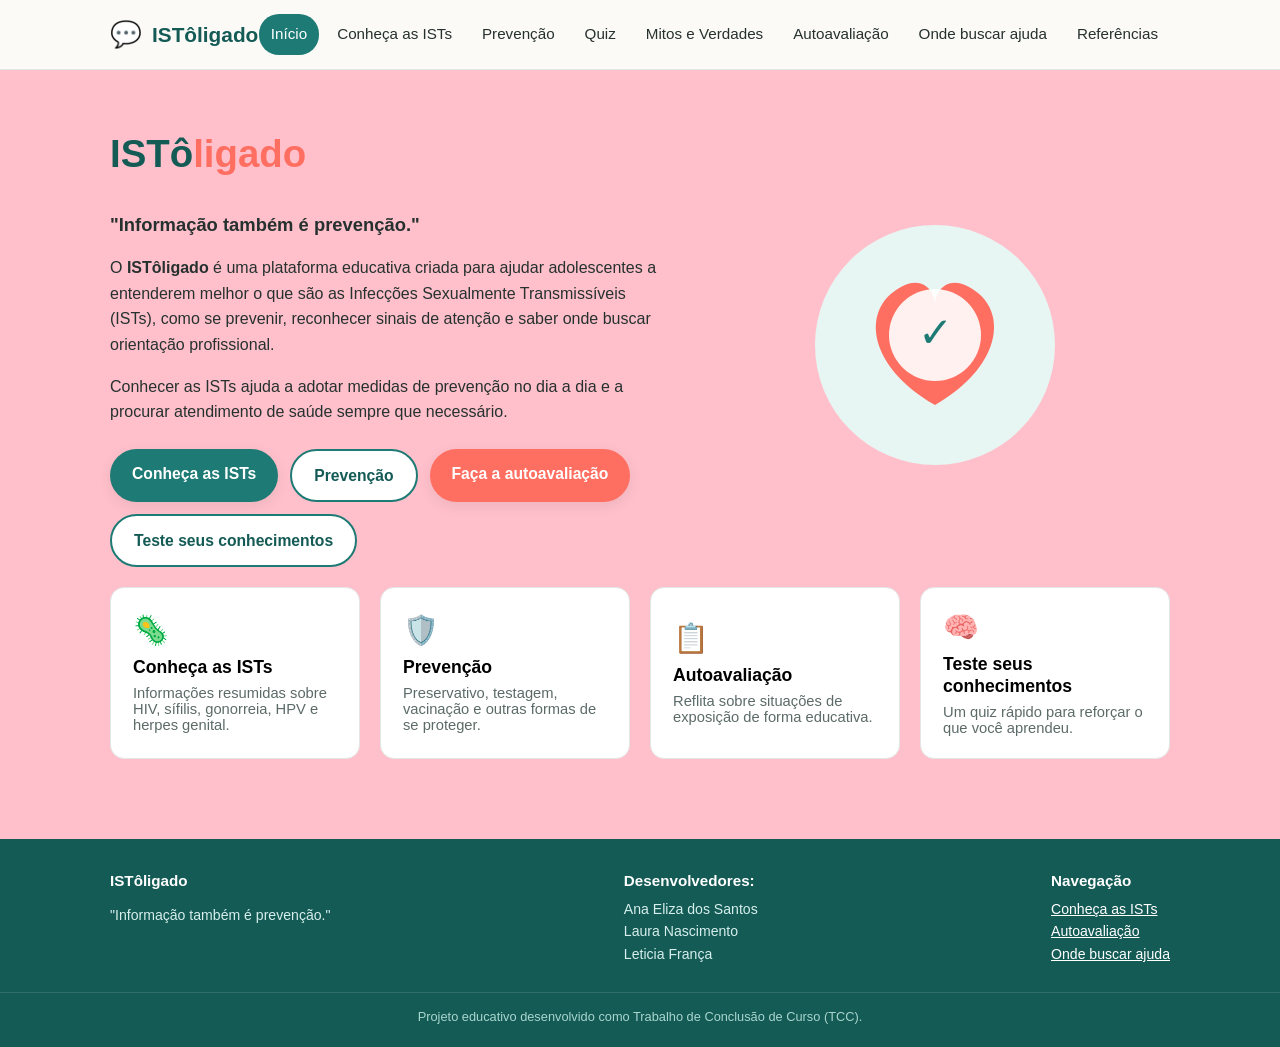
<file: index.html>
<!DOCTYPE html>
<html lang="pt-BR">
<head>
  <meta charset="UTF-8" />
  <meta name="viewport" content="width=device-width, initial-scale=1.0" />
  <title>ISTôligado - Informação também é prevenção</title>
  <meta name="description" content="ISTôligado é uma plataforma educativa sobre Infecções Sexualmente Transmissíveis (ISTs) voltada para adolescentes." />
  <link rel="stylesheet" href="style.css" />
</head>
<body>

  <a href="#conteudo-principal" class="pular-link">Pular para o conteúdo</a>

  <!-- =========================================================
       CABEÇALHO E MENU DE NAVEGAÇÃO
       ========================================================= -->
  <header class="cabecalho">
    <nav class="barra-nav">
      <a href="#" class="marca" data-secao="inicio">
        <span class="logo-emoji">💬</span>
        ISTôligado
      </a>

      <button class="menu-hamburguer" id="botao-menu" aria-label="Abrir menu de navegação" aria-expanded="false">
        <span></span>
        <span></span>
        <span></span>
      </button>

      <ul class="menu-principal" id="menu-principal">
        <li><a href="#" data-secao="inicio">Início</a></li>
        <li><a href="#" data-secao="ists">Conheça as ISTs</a></li>
        <li><a href="#" data-secao="prevencao">Prevenção</a></li>
        <li><a href="#" data-secao="quiz">Quiz</a></li>
        <li><a href="#" data-secao="mitos">Mitos e Verdades</a></li>
        <li><a href="#" data-secao="autoavaliacao">Autoavaliação</a></li>
        <li><a href="#" data-secao="ajuda">Onde buscar ajuda</a></li>
        <li><a href="#" data-secao="referencias">Referências</a></li>
      </ul>
    </nav>
  </header>

  <main id="conteudo-principal">

    <!-- =========================================================
         SEÇÃO: INÍCIO
         ========================================================= -->
    <section id="inicio" class="secao-app secao hero">
      <div class="container hero-conteudo">
        <div class="hero-texto">
          <h1>ISTô<span class="hero-destaque">ligado</span></h1>
          <p class="hero-frase">"Informação também é prevenção."</p>
          <p>
            O <strong>ISTôligado</strong> é uma plataforma educativa criada para ajudar
            adolescentes a entenderem melhor o que são as Infecções Sexualmente
            Transmissíveis (ISTs), como se prevenir, reconhecer sinais de atenção e
            saber onde buscar orientação profissional.
          </p>
          <p>
            Conhecer as ISTs ajuda a adotar medidas de prevenção no dia a dia e a
            procurar atendimento de saúde sempre que necessário.
          </p>

          <div class="botoes-hero">
            <a href="#" class="botao botao-primario" data-secao="ists">Conheça as ISTs</a>
            <a href="#" class="botao botao-secundario" data-secao="prevencao">Prevenção</a>
            <a href="#" class="botao botao-destaque" data-secao="autoavaliacao">Faça a autoavaliação</a>
            <a href="#" class="botao botao-secundario" data-secao="quiz">Teste seus conhecimentos</a>
          </div>
        </div>

        <div class="hero-ilustracao">
          <svg viewBox="0 0 260 260" width="260" height="260" role="img" aria-label="Ilustração de um coração com um símbolo de proteção">
            <circle cx="130" cy="130" r="120" fill="#e7f5f3"></circle>
            <path d="M130 190 C 60 150, 55 90, 100 70 C 120 62, 130 78, 130 90 C 130 78, 140 62, 160 70 C 205 90, 200 150, 130 190 Z" fill="#ff6f61"></path>
            <circle cx="130" cy="120" r="46" fill="#ffffff" opacity="0.9"></circle>
            <text x="130" y="132" font-size="42" text-anchor="middle" font-family="Arial" fill="#1d7a74">✓</text>
          </svg>
        </div>
      </div>

      <div class="container">
        <div class="grade-acessos">
          <button class="cartao-acesso" data-secao-click="ists">
            <span class="icone">🦠</span>
            <h3>Conheça as ISTs</h3>
            <p>Informações resumidas sobre HIV, sífilis, gonorreia, HPV e herpes genital.</p>
          </button>
          <button class="cartao-acesso" data-secao-click="prevencao">
            <span class="icone">🛡️</span>
            <h3>Prevenção</h3>
            <p>Preservativo, testagem, vacinação e outras formas de se proteger.</p>
          </button>
          <button class="cartao-acesso" data-secao-click="autoavaliacao">
            <span class="icone">📋</span>
            <h3>Autoavaliação</h3>
            <p>Reflita sobre situações de exposição de forma educativa.</p>
          </button>
          <button class="cartao-acesso" data-secao-click="quiz">
            <span class="icone">🧠</span>
            <h3>Teste seus conhecimentos</h3>
            <p>Um quiz rápido para reforçar o que você aprendeu.</p>
          </button>
        </div>
      </div>
    </section>

    <!-- =========================================================
         SEÇÃO: CONHEÇA AS ISTs
         ========================================================= -->
    <section id="ists" class="secao-app secao oculto">
      <div class="container">
        <h2 class="titulo-secao">Conheça as ISTs</h2>
        <p class="subtitulo-secao">
          Informações resumidas sobre as principais Infecções Sexualmente
          Transmissíveis. Clique em "Saiba mais" para ver mais detalhes de cada uma.
        </p>

        <div class="grade-ists">

          <!-- HIV -->
          <article class="cartao-ist">
            <div class="cartao-ist-cabecalho">
              <span class="icone">🩸</span>
              <h3>HIV</h3>
            </div>
            <div class="cartao-ist-corpo">
              <p><strong>O que é:</strong> vírus que ataca o sistema imunológico e pode evoluir para a aids se não for tratado.</p>
              <button class="botao-saiba-mais">Saiba mais +</button>
              <div class="detalhes-ist">
                <h4>Transmissão</h4>
                <p>Relação sexual sem preservativo, contato com sangue contaminado e de mãe para filho na gestação, parto ou amamentação.</p>
                <h4>Sinais e sintomas</h4>
                <p>Nas fases iniciais pode não causar sintomas visíveis. Por isso a testagem regular é essencial.</p>
                <h4>Prevenção</h4>
                <p>Uso de preservativo, PrEP (quando indicada por profissional de saúde) e testagem regular.</p>
                <h4>Testagem e tratamento</h4>
                <p>Feita em unidades de saúde. O tratamento (antirretroviral) permite qualidade de vida e reduz a transmissão.</p>
              </div>
            </div>
          </article>

          <!-- Sífilis -->
          <article class="cartao-ist">
            <div class="cartao-ist-cabecalho">
              <span class="icone">🔬</span>
              <h3>Sífilis</h3>
            </div>
            <div class="cartao-ist-corpo">
              <p><strong>O que é:</strong> infecção bacteriana que evolui em fases e pode afetar todo o corpo se não for tratada.</p>
              <button class="botao-saiba-mais">Saiba mais +</button>
              <div class="detalhes-ist">
                <h4>Transmissão</h4>
                <p>Principalmente por relação sexual sem preservativo; também pode ser transmitida de mãe para filho na gestação.</p>
                <h4>Sinais e sintomas</h4>
                <p>Ferida indolor na fase inicial, que pode desaparecer sozinha, seguida de outros sinais nas fases seguintes.</p>
                <h4>Prevenção</h4>
                <p>Uso de preservativo e testagem regular, especialmente durante o pré-natal.</p>
                <h4>Testagem e tratamento</h4>
                <p>Diagnóstico por exame de sangue; tratamento simples e eficaz com antibiótico, indicado por profissional de saúde.</p>
              </div>
            </div>
          </article>

          <!-- Gonorreia -->
          <article class="cartao-ist">
            <div class="cartao-ist-cabecalho">
              <span class="icone">💊</span>
              <h3>Gonorreia</h3>
            </div>
            <div class="cartao-ist-corpo">
              <p><strong>O que é:</strong> infecção bacteriana que afeta principalmente as vias urinárias e genitais.</p>
              <button class="botao-saiba-mais">Saiba mais +</button>
              <div class="detalhes-ist">
                <h4>Transmissão</h4>
                <p>Relação sexual sem preservativo (vaginal, anal ou oral).</p>
                <h4>Sinais e sintomas</h4>
                <p>Corrimento, dor ou ardência ao urinar; em muitos casos pode não apresentar sintomas.</p>
                <h4>Prevenção</h4>
                <p>Uso de preservativo em todas as relações sexuais.</p>
                <h4>Testagem e tratamento</h4>
                <p>Diagnóstico clínico e laboratorial; tratamento com antibióticos prescritos por profissional de saúde.</p>
              </div>
            </div>
          </article>

          <!-- HPV -->
          <article class="cartao-ist">
            <div class="cartao-ist-cabecalho">
              <span class="icone">🧬</span>
              <h3>HPV</h3>
            </div>
            <div class="cartao-ist-corpo">
              <p><strong>O que é:</strong> vírus muito comum, com diversos tipos, alguns relacionados a verrugas e outros a câncer.</p>
              <button class="botao-saiba-mais">Saiba mais +</button>
              <div class="detalhes-ist">
                <h4>Transmissão</h4>
                <p>Contato pele a pele durante a relação sexual, mesmo sem penetração.</p>
                <h4>Sinais e sintomas</h4>
                <p>Pode não causar sintomas, ou apresentar verrugas genitais visíveis.</p>
                <h4>Prevenção</h4>
                <p>Vacinação (disponível gratuitamente para adolescentes no calendário nacional), uso de preservativo e exames preventivos.</p>
                <h4>Testagem e tratamento</h4>
                <p>Exames como o preventivo (Papanicolau) ajudam na detecção precoce de alterações causadas pelo HPV.</p>
              </div>
            </div>
          </article>

          <!-- Herpes genital -->
          <article class="cartao-ist">
            <div class="cartao-ist-cabecalho">
              <span class="icone">🌿</span>
              <h3>Herpes genital</h3>
            </div>
            <div class="cartao-ist-corpo">
              <p><strong>O que é:</strong> infecção viral que pode causar lesões (bolhas) na região genital.</p>
              <button class="botao-saiba-mais">Saiba mais +</button>
              <div class="detalhes-ist">
                <h4>Transmissão</h4>
                <p>Contato direto com a pele ou mucosa durante a relação sexual, inclusive na ausência de lesões visíveis.</p>
                <h4>Sinais e sintomas</h4>
                <p>Bolhas ou feridas dolorosas na região genital, que podem reaparecer ao longo do tempo.</p>
                <h4>Prevenção</h4>
                <p>Uso de preservativo (reduz, mas não elimina totalmente o risco) e evitar contato durante crises ativas.</p>
                <h4>Testagem e tratamento</h4>
                <p>Diagnóstico clínico; não tem cura definitiva, mas o tratamento com antivirais ajuda a controlar os sintomas.</p>
              </div>
            </div>
          </article>

        </div>
      </div>
    </section>

    <!-- =========================================================
         SEÇÃO: PREVENÇÃO
         ========================================================= -->
    <section id="prevencao" class="secao-app secao secao-alt oculto">
      <div class="container">
        <h2 class="titulo-secao">Prevenção</h2>
        <p class="subtitulo-secao">
          Pequenas atitudes fazem grande diferença na prevenção das ISTs.
        </p>

        <div class="grade-prevencao">
          <div class="cartao-prevencao">
            <span class="icone">🧴</span>
            <h3>Uso de preservativos</h3>
            <p>O preservativo (masculino ou feminino), quando usado corretamente em todas as relações, é uma das formas mais eficazes de prevenção.</p>
          </div>
          <div class="cartao-prevencao">
            <span class="icone">🧪</span>
            <h3>Testagem</h3>
            <p>Fazer exames regularmente ajuda a identificar infecções mesmo sem sintomas, permitindo tratamento precoce.</p>
          </div>
          <div class="cartao-prevencao">
            <span class="icone">💉</span>
            <h3>Vacinação</h3>
            <p>Vacinas como a do HPV e da hepatite B protegem contra ISTs específicas e estão disponíveis na rede pública.</p>
          </div>
          <div class="cartao-prevencao">
            <span class="icone">💬</span>
            <h3>Comunicação com o parceiro(a)</h3>
            <p>Conversar abertamente sobre prevenção e testagem fortalece o cuidado mútuo nas relações.</p>
          </div>
          <div class="cartao-prevencao">
            <span class="icone">📚</span>
            <h3>Informações confiáveis</h3>
            <p>Buscar fontes confiáveis, como Ministério da Saúde e OMS, evita mitos e decisões baseadas em informações erradas.</p>
          </div>
          <div class="cartao-prevencao">
            <span class="icone">🏥</span>
            <h3>Serviços de saúde</h3>
            <p>Unidades básicas de saúde oferecem orientação, testagem e tratamento gratuitos e sigilosos.</p>
          </div>
        </div>
      </div>
    </section>

    <!-- =========================================================
         SEÇÃO: QUIZ
         ========================================================= -->
    <section id="quiz" class="secao-app secao oculto">
      <div class="container">
        <h2 class="titulo-secao">Teste seus conhecimentos</h2>
        <p class="subtitulo-secao">
          Responda ao quiz e veja o quanto você já sabe sobre ISTs e prevenção.
        </p>

        <div class="caixa-quiz">
          <!-- Tela inicial do quiz -->
          <div id="quiz-inicio">
            <p>O quiz tem 8 perguntas de múltipla escolha, com explicação educativa após cada resposta.</p>
            <button id="botao-iniciar-quiz" class="botao botao-primario botao-bloco">Começar quiz</button>
          </div>

          <!-- Container das perguntas -->
          <div id="quiz-pergunta-container" class="oculto">
            <p class="quiz-progresso" id="quiz-progresso"></p>
            <p class="quiz-pergunta" id="quiz-pergunta"></p>
            <div class="quiz-opcoes" id="quiz-opcoes"></div>
            <div class="quiz-feedback" id="quiz-feedback"></div>
            <div class="quiz-rodape">
              <button id="botao-proxima-pergunta" class="botao botao-primario oculto">Próxima pergunta</button>
            </div>
          </div>

          <!-- Resultado final -->
          <div id="quiz-resultado" class="quiz-resultado oculto">
            <h3>Resultado</h3>
            <p class="pontuacao-final" id="quiz-pontuacao-final"></p>
            <p id="quiz-mensagem-final"></p>
            <p class="aviso-resultado">Este quiz é apenas educativo e não substitui uma avaliação médica.</p>
            <button id="botao-refazer-quiz" class="botao botao-secundario">Refazer quiz</button>
          </div>
        </div>
      </div>
    </section>

    <!-- =========================================================
         SEÇÃO: MITOS E VERDADES
         ========================================================= -->
    <section id="mitos" class="secao-app secao secao-alt oculto">
      <div class="container">
        <h2 class="titulo-secao">Mitos e Verdades</h2>
        <p class="subtitulo-secao">Clique em cada card para descobrir se a afirmação é mito ou verdade.</p>

        <div class="grade-mitos">

          <div class="cartao-mito" tabindex="0">
            <span class="selo-resposta verdade">VERDADE</span>
            <p class="afirmacao">"É possível ter uma IST sem apresentar sintomas."</p>
            <p class="explicacao-mito">Muitas ISTs, como clamídia e algumas fases da sífilis, podem não causar sintomas visíveis, por isso a testagem é importante.</p>
            <p class="dica-clique">Clique para ver a resposta</p>
          </div>

          <div class="cartao-mito" tabindex="0">
            <span class="selo-resposta mito">MITO</span>
            <p class="afirmacao">"Tomar banho ou fazer higiene íntima logo após a relação evita ISTs."</p>
            <p class="explicacao-mito">A higiene é importante para a saúde, mas não impede a transmissão de ISTs. A forma eficaz de prevenção é o uso correto do preservativo.</p>
            <p class="dica-clique">Clique para ver a resposta</p>
          </div>

          <div class="cartao-mito" tabindex="0">
            <span class="selo-resposta mito">MITO</span>
            <p class="afirmacao">"Só quem tem vários parceiros sexuais pode pegar uma IST."</p>
            <p class="explicacao-mito">Basta uma relação sexual sem proteção com uma pessoa infectada para haver risco de transmissão, independentemente do número de parceiros.</p>
            <p class="dica-clique">Clique para ver a resposta</p>
          </div>

          <div class="cartao-mito" tabindex="0">
            <span class="selo-resposta verdade">VERDADE</span>
            <p class="afirmacao">"A vacina contra o HPV é indicada para adolescentes e está disponível na rede pública."</p>
            <p class="explicacao-mito">O calendário nacional de vacinação inclui a vacina contra o HPV para adolescentes, ajudando a prevenir alguns tipos do vírus.</p>
            <p class="dica-clique">Clique para ver a resposta</p>
          </div>

          <div class="cartao-mito" tabindex="0">
            <span class="selo-resposta mito">MITO</span>
            <p class="afirmacao">"O preservativo feminino é menos eficaz que o masculino."</p>
            <p class="explicacao-mito">Quando usado corretamente, o preservativo feminino também é eficaz na prevenção de ISTs e da gravidez.</p>
            <p class="dica-clique">Clique para ver a resposta</p>
          </div>

          <div class="cartao-mito" tabindex="0">
            <span class="selo-resposta verdade">VERDADE</span>
            <p class="afirmacao">"É possível transmitir uma IST mesmo no sexo oral."</p>
            <p class="explicacao-mito">Algumas ISTs, como herpes, sífilis e gonorreia, também podem ser transmitidas por sexo oral sem proteção.</p>
            <p class="dica-clique">Clique para ver a resposta</p>
          </div>

          <div class="cartao-mito" tabindex="0">
            <span class="selo-resposta mito">MITO</span>
            <p class="afirmacao">"Se o resultado do teste for negativo uma vez, a pessoa nunca mais precisa se testar."</p>
            <p class="explicacao-mito">A testagem deve ser repetida periodicamente, principalmente após novas exposições, já que o resultado reflete apenas o momento do exame.</p>
            <p class="dica-clique">Clique para ver a resposta</p>
          </div>

          <div class="cartao-mito" tabindex="0">
            <span class="selo-resposta verdade">VERDADE</span>
            <p class="afirmacao">"Conversar com o parceiro(a) sobre prevenção é uma atitude saudável."</p>
            <p class="explicacao-mito">O diálogo aberto sobre prevenção, testagem e cuidado mútuo fortalece relações mais seguras e saudáveis.</p>
            <p class="dica-clique">Clique para ver a resposta</p>
          </div>

        </div>
      </div>
    </section>

    <!-- =========================================================
         SEÇÃO: AUTOAVALIAÇÃO
         ========================================================= -->
    <section id="autoavaliacao" class="secao-app secao oculto">
      <div class="container caixa-autoavaliacao">
        <h2 class="titulo-secao">Autoavaliação: conheça seus fatores de risco</h2>

        <div class="aviso-importante">
          <strong>Importante:</strong> esta autoavaliação é apenas educativa e não
          substitui uma avaliação médica. As respostas não permitem confirmar ou
          descartar uma IST. Em caso de dúvidas, sintomas ou situação de possível
          exposição, procure um profissional ou serviço de saúde.
        </div>

        <!-- Formulário da autoavaliação -->
        <form id="formulario-avaliacao">
          <div id="lista-perguntas-avaliacao"><!-- Perguntas geradas via JavaScript --></div>
          <p class="mensagem-formulario" id="mensagem-erro-avaliacao"></p>
          <button type="submit" class="botao botao-primario botao-bloco">Ver resultado</button>
        </form>

        <!-- Resultado da autoavaliação -->
        <div id="resultado-avaliacao" class="resultado-avaliacao oculto">
          <h3>Resultado da autoavaliação</h3>
          <p class="nivel-resultado" id="nivel-resultado-avaliacao"></p>
          <p id="texto-resultado-avaliacao"></p>
          <p class="aviso-resultado">Este resultado é educativo e não representa um diagnóstico médico.</p>
          <button id="botao-refazer-avaliacao" class="botao botao-secundario">Refazer autoavaliação</button>
        </div>
      </div>
    </section>

    <!-- =========================================================
         SEÇÃO: ONDE BUSCAR AJUDA
         ========================================================= -->
    <section id="ajuda" class="secao-app secao secao-alt oculto">
      <div class="container">
        <h2 class="titulo-secao">Onde buscar ajuda</h2>
        <p class="subtitulo-secao">
          Diante de dúvidas, sintomas ou situações de possível exposição, procure
          sempre um profissional ou serviço de saúde.
        </p>

        <div class="lista-ajuda">
          <div class="item-ajuda">
            <span class="icone">🏥</span>
            <h3>Unidades Básicas de Saúde (UBS)</h3>
            <p>Oferecem atendimento, orientação e testagem gratuitos, geralmente próximos da sua casa.</p>
          </div>
          <div class="item-ajuda">
            <span class="icone">🧑‍⚕️</span>
            <h3>Profissionais de saúde</h3>
            <p>Médicos, enfermeiros e outros profissionais podem esclarecer dúvidas com sigilo e sem julgamentos.</p>
          </div>
          <div class="item-ajuda">
            <span class="icone">🧫</span>
            <h3>Serviços de testagem</h3>
            <p>Centros de Testagem e Aconselhamento (CTA) realizam testes rápidos, muitas vezes de forma gratuita e sigilosa.</p>
          </div>
          <div class="item-ajuda">
            <span class="icone">🏳️‍🌈</span>
            <h3>Serviços especializados</h3>
            <p>Em alguns casos, é possível ser encaminhado a serviços especializados para acompanhamento contínuo.</p>
          </div>
        </div>

        <div class="aviso-ajuda">
          <strong>Lembre-se:</strong> buscar ajuda é um ato de cuidado, não motivo
          para vergonha. Quanto mais cedo a orientação for buscada, mais rápido é
          possível esclarecer dúvidas e, se necessário, iniciar o tratamento adequado.
        </div>
      </div>
    </section>

    <!-- =========================================================
         SEÇÃO: REFERÊNCIAS
         ========================================================= -->
    <section id="referencias" class="secao-app secao oculto">
      <div class="container">
        <h2 class="titulo-secao">Referências e fontes confiáveis</h2>
        <p class="subtitulo-secao">
          Os conteúdos desta plataforma foram elaborados com base em fontes de
          referência em saúde pública. Para aprofundar seus estudos, consulte:
        </p>

        <ul class="lista-referencias">
          <li>Ministério da Saúde do Brasil — informações sobre ISTs, prevenção e tratamento (gov.br/saude).</li>
          <li>Organização Mundial da Saúde (OMS) — dados globais sobre Infecções Sexualmente Transmissíveis (who.int).</li>
          <li>Departamento de Doenças de Condições Crônicas e Infecções Sexualmente Transmissíveis (DCCI/Ministério da Saúde).</li>
          <li>Programa Nacional de Imunizações (PNI) — informações sobre a vacina contra o HPV.</li>
          <li>Artigos científicos e materiais educativos de instituições de saúde e pesquisa reconhecidas.</li>
        </ul>

        <p class="subtitulo-secao" style="margin-top: 24px;">
          Esta plataforma tem caráter educativo e foi desenvolvida como parte de um
          Trabalho de Conclusão de Curso (TCC).
        </p>
      </div>
    </section>

  </main>

  <!-- =========================================================
       RODAPÉ
       ========================================================= -->
  <footer class="rodape">
    <div class="container rodape-conteudo">
      <div>
        <h4>ISTôligado</h4>
        <p>"Informação também é prevenção."</p>
      </div>
      <div>
        <h4>Desenvolvedores:</h4>
        <ul>
          <li>Ana Eliza dos Santos</li>
          <li>Laura Nascimento</li>
          <li>Leticia França</li>
        </ul>
      </div>
      <div>
        <h4>Navegação</h4>
        <ul>
          <li><a href="#" data-secao="ists">Conheça as ISTs</a></li>
          <li><a href="#" data-secao="autoavaliacao">Autoavaliação</a></li>
          <li><a href="#" data-secao="ajuda">Onde buscar ajuda</a></li>
        </ul>
      </div>
    </div>
    <div class="rodape-baixo">
      Projeto educativo desenvolvido como Trabalho de Conclusão de Curso (TCC).
    </div>
  </footer>

  <script src="script.js"></script>
  <script>
    // Faz os cards de acesso rápido da página inicial também navegarem entre seções
    document.querySelectorAll("[data-secao-click]").forEach(function (botao) {
      botao.addEventListener("click", function () {
        mostrarSecao(botao.getAttribute("data-secao-click"));
      });
    });
  </script>
</body>
</html>
</file>
<file: style.css>
/* =========================================================
   ISTôligado - style.css
   Estilos gerais do site
   ========================================================= */

:root {
  --cor-primaria: #1d7a74;      /* verde-azulado - saúde/confiança */
  --cor-primaria-escura: #145a55;
  --cor-secundaria: #ff6f61;    /* coral - energia jovem */
  --cor-fundo: #fbfaf7;
  --cor-fundo-card: #ffffff;
  --cor-texto: #26312f;
  --cor-texto-claro: #5c6b68;
  --cor-borda: #e2e6e4;
  --cor-verdade: #1d7a74;
  --cor-mito: #d64545;
  --cor-atencao: #e0a11c;

  --fonte-titulo: "Poppins", "Segoe UI", Arial, sans-serif;
  --fonte-texto: "Segoe UI", Arial, sans-serif;

  --raio: 14px;
  --sombra: 0 4px 14px rgba(20, 40, 38, 0.08);
}

* {
  box-sizing: border-box;
}

html {
  scroll-behavior: smooth;
}

body {
  margin: 0;
  font-family: var(--fonte-texto);
  background-color: pink !important;
  color: var(--cor-texto);
  line-height: 1.6;
}

img, svg {
  max-width: 100%;
}

h1, h2, h3, h4 {
  font-family: var(--fonte-titulo);
  line-height: 1.25;
  margin-top: 0;
}

a {
  color: var(--cor-primaria);
}

.container {
  max-width: 1100px;
  margin: 0 auto;
  padding: 0 20px;
}

/* Pular para o conteúdo (acessibilidade) */
.pular-link {
  position: absolute;
  left: -999px;
  top: 0;
  background: var(--cor-primaria);
  color: #fff;
  padding: 10px 16px;
  border-radius: 0 0 8px 0;
  z-index: 200;
}
.pular-link:focus {
  left: 0;
}

/* =========================
   Cabeçalho / navegação
   ========================= */
.cabecalho {
  position: sticky;
  top: 0;
  background: var(--cor-fundo);
  border-bottom: 1px solid var(--cor-borda);
  z-index: 100;
}

.barra-nav {
  display: flex;
  align-items: center;
  justify-content: space-between;
  padding: 14px 20px;
  max-width: 1100px;
  margin: 0 auto;
}

.marca {
  display: flex;
  align-items: center;
  gap: 10px;
  font-family: var(--fonte-titulo);
  font-weight: 700;
  font-size: 1.3rem;
  color: var(--cor-primaria-escura);
  text-decoration: none;
}

.marca .logo-emoji {
  font-size: 1.6rem;
}

.menu-hamburguer {
  display: none;
  flex-direction: column;
  justify-content: space-between;
  width: 28px;
  height: 20px;
  background: none;
  border: none;
  cursor: pointer;
  padding: 0;
}

.menu-hamburguer span {
  display: block;
  height: 3px;
  width: 100%;
  background: var(--cor-primaria-escura);
  border-radius: 2px;
  transition: transform 0.25s ease, opacity 0.25s ease;
}

.menu-hamburguer.aberto span:nth-child(1) {
  transform: translateY(8px) rotate(45deg);
}
.menu-hamburguer.aberto span:nth-child(2) {
  opacity: 0;
}
.menu-hamburguer.aberto span:nth-child(3) {
  transform: translateY(-9px) rotate(-45deg);
}

.menu-principal {
  display: flex;
  gap: 6px;
  list-style: none;
  margin: 0;
  padding: 0;
}

.menu-principal a {
  display: inline-block;
  padding: 8px 12px;
  border-radius: 20px;
  text-decoration: none;
  color: var(--cor-texto);
  font-size: 0.95rem;
  font-weight: 500;
  transition: background 0.2s ease, color 0.2s ease;
}

.menu-principal a:hover,
.menu-principal a.ativo {
  background: var(--cor-primaria);
  color: #fff;
}

/* =========================
   Seções gerais
   ========================= */
.secao {
  padding: 56px 0;
  scroll-margin-top: 80px;
}

.secao-alt {
  background: #f1f6f5;
}

.titulo-secao {
  font-size: 1.9rem;
  color: var(--cor-primaria-escura);
  margin-bottom: 8px;
}

.subtitulo-secao {
  color: var(--cor-texto-claro);
  max-width: 640px;
  margin-bottom: 32px;
}

/* =========================
   Hero (página inicial)
   ========================= */
.hero {
  padding: 60px 0 40px;
}

.hero-conteudo {
  display: flex;
  align-items: center;
  gap: 40px;
  flex-wrap: wrap;
}

.hero-texto {
  flex: 1 1 380px;
}

.hero-texto h1 {
  font-size: 2.4rem;
  color: var(--cor-primaria-escura);
}

.hero-destaque {
  color: var(--cor-secundaria);
}

.hero-frase {
  font-size: 1.15rem;
  font-weight: 600;
  margin: 16px 0;
}

.hero-ilustracao {
  flex: 1 1 300px;
  text-align: center;
}

.botoes-hero {
  display: flex;
  flex-wrap: wrap;
  gap: 12px;
  margin-top: 24px;
}

/* Botões */
.botao {
  display: inline-block;
  border: none;
  cursor: pointer;
  padding: 12px 22px;
  border-radius: 30px;
  font-family: var(--fonte-texto);
  font-size: 0.98rem;
  font-weight: 600;
  text-decoration: none;
  transition: transform 0.15s ease, box-shadow 0.15s ease;
}

.botao:hover {
  transform: translateY(-2px);
}

.botao-primario {
  background: var(--cor-primaria);
  color: #fff;
  box-shadow: var(--sombra);
}

.botao-secundario {
  background: #fff;
  color: var(--cor-primaria-escura);
  border: 2px solid var(--cor-primaria);
}

.botao-destaque {
  background: var(--cor-secundaria);
  color: #fff;
  box-shadow: var(--sombra);
}

.botao-bloco {
  display: block;
  width: 100%;
  text-align: center;
  margin-top: 16px;
}

/* Cartões de acesso rápido (home) */
.grade-acessos {
  display: grid;
  grid-template-columns: repeat(auto-fit, minmax(220px, 1fr));
  gap: 20px;
  margin-top: 20px;
}

.cartao-acesso {
  background: var(--cor-fundo-card);
  border: 1px solid var(--cor-borda);
  border-radius: var(--raio);
  padding: 22px;
  text-align: left;
  cursor: pointer;
  transition: box-shadow 0.2s ease, transform 0.2s ease;
}

.cartao-acesso:hover {
  box-shadow: var(--sombra);
  transform: translateY(-3px);
}

.cartao-acesso .icone {
  font-size: 1.8rem;
}

.cartao-acesso h3 {
  margin: 10px 0 6px;
  font-size: 1.1rem;
}

.cartao-acesso p {
  margin: 0;
  color: var(--cor-texto-claro);
  font-size: 0.92rem;
}

/* =========================
   Cards de IST
   ========================= */
.grade-ists {
  display: grid;
  grid-template-columns: repeat(auto-fit, minmax(260px, 1fr));
  gap: 22px;
}

.cartao-ist {
  background: var(--cor-fundo-card);
  border: 1px solid var(--cor-borda);
  border-radius: var(--raio);
  overflow: hidden;
  box-shadow: var(--sombra);
}

.cartao-ist-cabecalho {
  display: flex;
  align-items: center;
  gap: 12px;
  padding: 18px 20px;
  background: var(--cor-primaria);
  color: #fff;
}

.cartao-ist-cabecalho .icone {
  font-size: 1.6rem;
}

.cartao-ist-cabecalho h3 {
  margin: 0;
  font-size: 1.15rem;
}

.cartao-ist-corpo {
  padding: 18px 20px;
}

.cartao-ist-corpo p {
  margin: 8px 0;
  font-size: 0.95rem;
}

.botao-saiba-mais {
  background: none;
  border: none;
  color: var(--cor-primaria-escura);
  font-weight: 600;
  cursor: pointer;
  padding: 6px 0;
  font-size: 0.92rem;
}

.detalhes-ist {
  display: none;
  margin-top: 10px;
  border-top: 1px dashed var(--cor-borda);
  padding-top: 12px;
}

.detalhes-ist.mostrar {
  display: block;
}

.detalhes-ist h4 {
  font-size: 0.88rem;
  text-transform: none;
  color: var(--cor-primaria-escura);
  margin: 10px 0 4px;
}

.detalhes-ist p {
  font-size: 0.9rem;
  margin: 0 0 6px;
}

/* =========================
   Prevenção
   ========================= */
.grade-prevencao {
  display: grid;
  grid-template-columns: repeat(auto-fit, minmax(230px, 1fr));
  gap: 20px;
}

.cartao-prevencao {
  background: var(--cor-fundo-card);
  border-radius: var(--raio);
  border: 1px solid var(--cor-borda);
  padding: 20px;
  text-align: left;
}

.cartao-prevencao .icone {
  font-size: 1.8rem;
}

.cartao-prevencao h3 {
  font-size: 1.05rem;
  margin: 10px 0 6px;
}

.cartao-prevencao p {
  font-size: 0.92rem;
  color: var(--cor-texto-claro);
  margin: 0;
}

/* =========================
   Quiz
   ========================= */
.caixa-quiz {
  background: var(--cor-fundo-card);
  border: 1px solid var(--cor-borda);
  border-radius: var(--raio);
  padding: 28px;
  max-width: 620px;
  margin: 0 auto;
  box-shadow: var(--sombra);
}

.quiz-progresso {
  font-size: 0.88rem;
  color: var(--cor-texto-claro);
  margin-bottom: 8px;
}

.quiz-pergunta {
  font-size: 1.15rem;
  margin-bottom: 18px;
}

.quiz-opcoes {
  display: flex;
  flex-direction: column;
  gap: 10px;
}

.opcao-quiz {
  text-align: left;
  padding: 12px 16px;
  border-radius: 10px;
  border: 1.5px solid var(--cor-borda);
  background: #fff;
  cursor: pointer;
  font-size: 0.96rem;
  transition: border-color 0.15s ease, background 0.15s ease;
}

.opcao-quiz:hover {
  border-color: var(--cor-primaria);
}

.opcao-quiz.correta {
  border-color: var(--cor-verdade);
  background: #e7f5f3;
}

.opcao-quiz.incorreta {
  border-color: var(--cor-mito);
  background: #fbeaea;
}

.opcao-quiz:disabled {
  cursor: default;
}

.quiz-feedback {
  margin-top: 16px;
  padding: 14px;
  border-radius: 10px;
  background: #f1f6f5;
  font-size: 0.92rem;
  display: none;
}

.quiz-feedback.mostrar {
  display: block;
}

.quiz-rodape {
  display: flex;
  justify-content: flex-end;
  margin-top: 18px;
}

.quiz-resultado {
  text-align: center;
}

.quiz-resultado .pontuacao-final {
  font-size: 2.2rem;
  color: var(--cor-primaria);
  font-weight: 700;
  margin: 10px 0;
}

/* =========================
   Mitos e verdades
   ========================= */
.grade-mitos {
  display: grid;
  grid-template-columns: repeat(auto-fit, minmax(260px, 1fr));
  gap: 20px;
}

.cartao-mito {
  background: var(--cor-fundo-card);
  border: 1px solid var(--cor-borda);
  border-radius: var(--raio);
  padding: 20px;
  cursor: pointer;
}

.cartao-mito p.afirmacao {
  margin: 0 0 10px;
  font-size: 0.98rem;
}

.selo-resposta {
  display: inline-block;
  padding: 4px 12px;
  border-radius: 20px;
  font-weight: 700;
  font-size: 0.82rem;
  color: #fff;
  margin-bottom: 8px;
  display: none;
}

.selo-resposta.mostrar {
  display: inline-block;
}

.selo-resposta.verdade {
  background: var(--cor-verdade);
}

.selo-resposta.mito {
  background: var(--cor-mito);
}

.explicacao-mito {
  font-size: 0.88rem;
  color: var(--cor-texto-claro);
  display: none;
}

.explicacao-mito.mostrar {
  display: block;
}

.dica-clique {
  font-size: 0.8rem;
  color: var(--cor-texto-claro);
  font-style: italic;
}

/* =========================
   Onde buscar ajuda
   ========================= */
.lista-ajuda {
  display: grid;
  grid-template-columns: repeat(auto-fit, minmax(220px, 1fr));
  gap: 18px;
}

.item-ajuda {
  background: var(--cor-fundo-card);
  border: 1px solid var(--cor-borda);
  border-radius: var(--raio);
  padding: 18px;
}

.item-ajuda .icone {
  font-size: 1.6rem;
}

.item-ajuda h3 {
  font-size: 1rem;
  margin: 8px 0 4px;
}

.item-ajuda p {
  font-size: 0.9rem;
  color: var(--cor-texto-claro);
  margin: 0;
}

.aviso-ajuda {
  margin-top: 26px;
  background: #fff5e9;
  border: 1px solid #f1d9ad;
  border-radius: var(--raio);
  padding: 18px 20px;
  font-size: 0.94rem;
}

/* =========================
   Autoavaliação
   ========================= */
.caixa-autoavaliacao {
  max-width: 680px;
  margin: 0 auto;
}

.aviso-importante {
  background: #fff5e9;
  border: 1px solid #f1d9ad;
  border-radius: var(--raio);
  padding: 18px 20px;
  font-size: 0.94rem;
  margin-bottom: 26px;
}

.pergunta-avaliacao {
  background: var(--cor-fundo-card);
  border: 1px solid var(--cor-borda);
  border-radius: var(--raio);
  padding: 18px 20px;
  margin-bottom: 16px;
}

.pergunta-avaliacao p {
  font-weight: 600;
  margin: 0 0 10px;
  font-size: 0.98rem;
}

.opcoes-sim-nao {
  display: flex;
  gap: 20px;
}

.opcoes-sim-nao label {
  display: flex;
  align-items: center;
  gap: 6px;
  font-size: 0.94rem;
  cursor: pointer;
}

.mensagem-formulario {
  color: var(--cor-mito);
  font-size: 0.9rem;
  margin-top: 6px;
  display: none;
}

.mensagem-formulario.mostrar {
  display: block;
}

.resultado-avaliacao {
  background: var(--cor-fundo-card);
  border-radius: var(--raio);
  padding: 26px;
  text-align: center;
  box-shadow: var(--sombra);
}

.nivel-resultado {
  font-size: 1.4rem;
  font-weight: 700;
  margin: 10px 0;
}

.nivel-baixa { color: var(--cor-verdade); }
.nivel-atencao { color: var(--cor-atencao); }
.nivel-orientacao { color: var(--cor-mito); }

.aviso-resultado {
  font-size: 0.85rem;
  color: var(--cor-texto-claro);
  margin-top: 14px;
}

/* =========================
   Referências
   ========================= */
.lista-referencias {
  list-style: none;
  padding: 0;
  display: grid;
  gap: 14px;
}

.lista-referencias li {
  background: var(--cor-fundo-card);
  border: 1px solid var(--cor-borda);
  border-radius: 10px;
  padding: 14px 18px;
  font-size: 0.94rem;
}

/* =========================
   Rodapé
   ========================= */
.rodape {
  background: var(--cor-primaria-escura);
  color: #eafaf7;
  padding: 32px 0 20px;
  margin-top: 40px;
}

.rodape-conteudo {
  display: flex;
  flex-wrap: wrap;
  justify-content: space-between;
  gap: 24px;
}

.rodape h4 {
  font-size: 0.95rem;
  margin-bottom: 8px;
  color: #ffffff;
}

.rodape p, .rodape li {
  font-size: 0.88rem;
  color: #d6efec;
}

.rodape ul {
  list-style: none;
  padding: 0;
  margin: 0;
}

.rodape-baixo {
  text-align: center;
  font-size: 0.8rem;
  color: #a9d6cf;
  margin-top: 26px;
  border-top: 1px solid rgba(255,255,255,0.12);
  padding-top: 14px;
}

/* =========================
   Utilidades
   ========================= */
.oculto {
  display: none !important;
}

.rodape a {
  color: #ffffff;
}

/* Foco visível para acessibilidade via teclado */
a:focus-visible,
button:focus-visible,
input:focus-visible {
  outline: 3px solid var(--cor-secundaria);
  outline-offset: 2px;
}

/* =========================
   Responsivo
   ========================= */
@media (max-width: 800px) {
  .menu-principal {
    position: fixed;
    top: 64px;
    right: 0;
    left: 0;
    background: var(--cor-fundo);
    flex-direction: column;
    gap: 0;
    padding: 10px 20px 20px;
    border-bottom: 1px solid var(--cor-borda);
    transform: translateY(-120%);
    opacity: 0;
    transition: transform 0.25s ease, opacity 0.25s ease;
  }

  .menu-principal.aberto {
    transform: translateY(0);
    opacity: 1;
  }

  .menu-principal a {
    display: block;
    padding: 12px 10px;
    border-radius: 8px;
  }

  .menu-hamburguer {
    display: flex;
  }

  .hero-texto h1 {
    font-size: 1.9rem;
  }
}

@media (max-width: 480px) {
  .opcoes-sim-nao {
    gap: 14px;
  }
}
</file>
